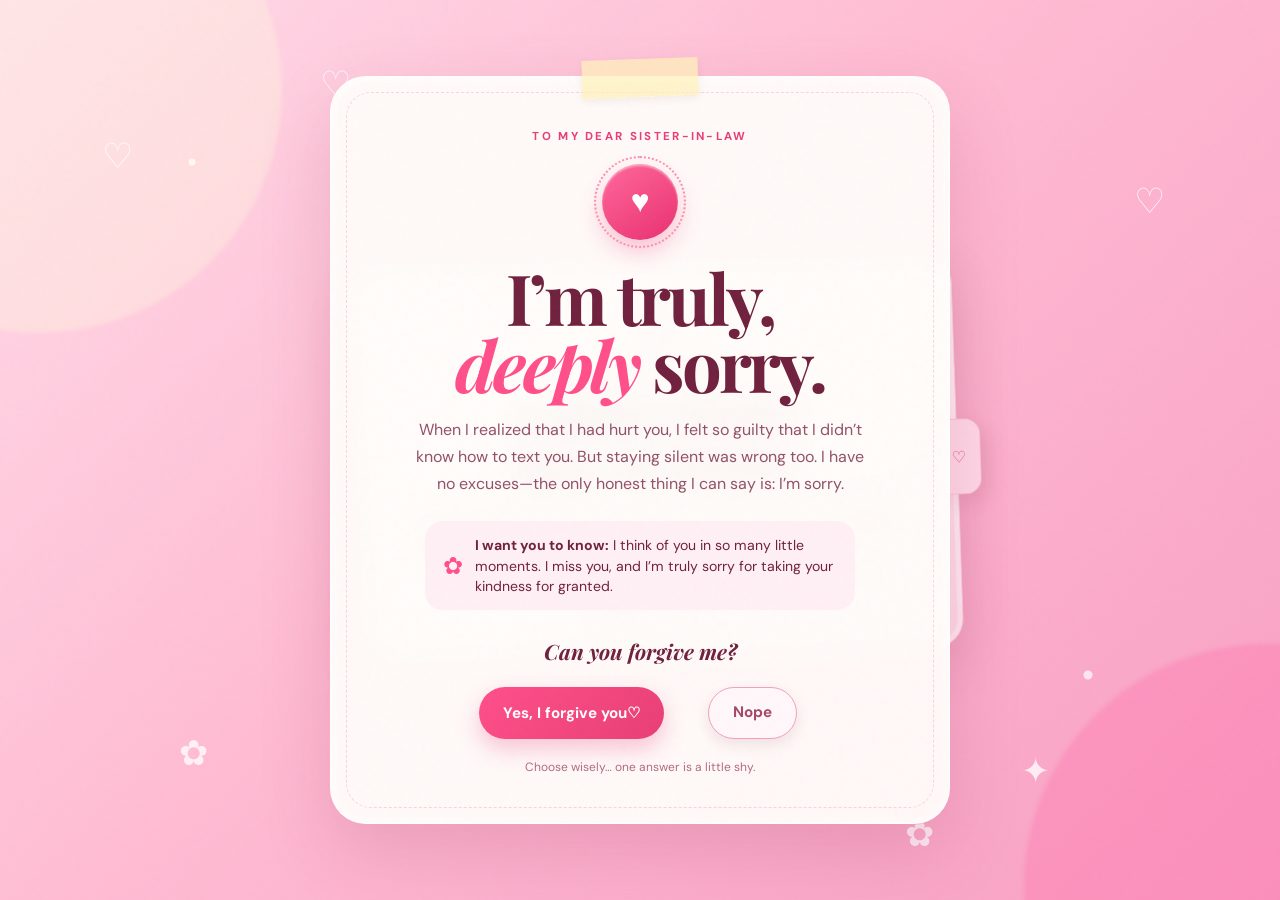
<file: index.html>
<!doctype html>
<html lang="en">
  <head>
    <meta charset="UTF-8" />
    <meta name="viewport" content="width=device-width, initial-scale=1.0" />
    <meta name="theme-color" content="#ffdeeb" />
    <meta name="description" content="A tiny, heartfelt apology." />
    <title>A tiny apology 💌</title>
    <link rel="preconnect" href="https://fonts.googleapis.com" />
    <link rel="preconnect" href="https://fonts.gstatic.com" crossorigin />
    <link
      href="https://fonts.googleapis.com/css2?family=DM+Sans:wght@500;600;700&family=Playfair+Display:ital,wght@0,700;1,700&display=swap"
      rel="stylesheet"
    />
    <link rel="stylesheet" href="styles.css" />
  </head>
  <body class="apology-page">
    <div class="noise" aria-hidden="true"></div>
    <div class="floaties" aria-hidden="true">
      <span>♡</span><span>✿</span><span>♡</span><span>✦</span><span>♡</span><span>✿</span>
    </div>

    <main class="stage">
      <aside class="secret-note" aria-label="Hidden note">
        <span class="secret-note-heart" aria-hidden="true">♡</span>
        <p class="eyebrow">P.S. ONE MORE THING</p>
        <h2>I didn’t know<br />how to begin.</h2>
        <p>
          This little website can’t undo anything. I only made it because I needed you to know:
          I’m sorry, I miss you, and whenever you’re ready, I would really like to talk.
        </p>
        <span class="secret-signoff">With love, always ♡</span>
      </aside>

      <section class="card apology-card draggable-card" id="apologyCard" aria-labelledby="apology-title">
        <button class="tape tape-handle" id="dragHandle" type="button" aria-label="Hold and drag to move the letter">
          <span>pull me</span>
        </button>
        <p class="eyebrow">TO MY DEAR SISTER-IN-LAW</p>

        <button class="heart-seal" id="heartSeal" aria-label="Tap for a little surprise">
          <span>♥</span>
        </button>

        <h1 id="apology-title">I’m truly,<br /><em>deeply</em> sorry.</h1>
        <p class="message">
          When I realized that I had hurt you, I felt so guilty that I didn’t know how to text you.
          But staying silent was wrong too. I have no excuses—the only honest thing I can say is: I’m sorry.
        </p>

        <div class="promise">
          <span class="promise-icon" aria-hidden="true">✿</span>
          <p><strong>I want you to know:</strong> I think of you in so many little moments. I miss you, and I’m truly sorry for taking your kindness for granted.</p>
        </div>

        <p class="question">Can you forgive me?</p>

        <div class="button-playground" id="buttonPlayground">
          <a class="btn btn-yes" href="yes.html" id="yesButton">
            Yes, I forgive you <span aria-hidden="true">♡</span>
          </a>
          <button class="btn btn-no" id="noButton" type="button">Nope</button>
        </div>
        <p class="hint" id="hint" aria-live="polite">Choose wisely… one answer is a little shy.</p>
      </section>
    </main>

    <div class="toast" id="toast" role="status" aria-live="polite"></div>
    <script src="paper.js"></script><script src="script.js"></script>
  </body>
</html>
</file>
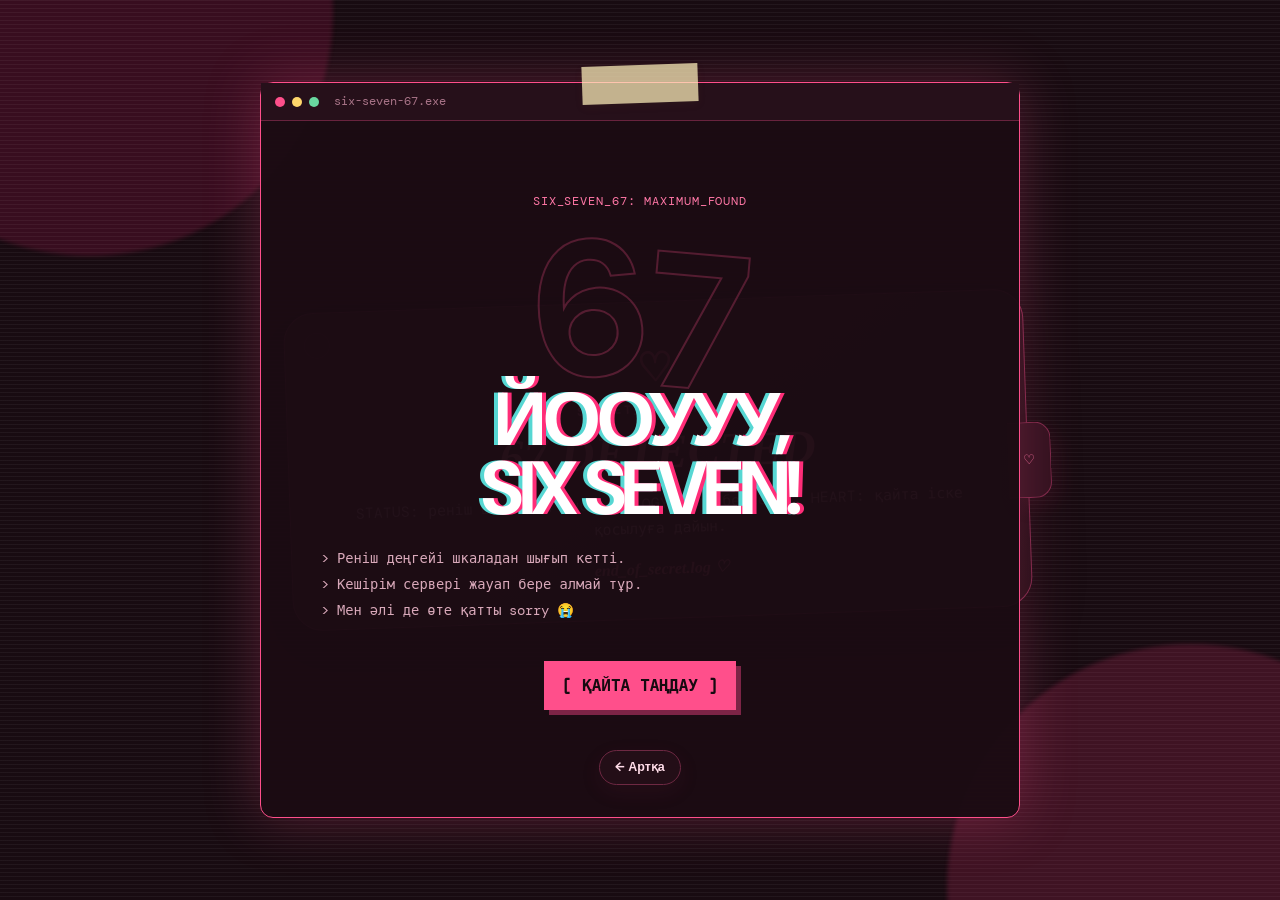
<file: error67.html>
<!doctype html>
<html lang="kk">
  <head>
    <meta charset="UTF-8" /><meta name="viewport" content="width=device-width, initial-scale=1.0" />
    <meta name="theme-color" content="#25111a" /><title>SIX SEVEN 67</title>
    <link rel="preconnect" href="https://fonts.googleapis.com" /><link rel="preconnect" href="https://fonts.gstatic.com" crossorigin />
    <link href="https://fonts.googleapis.com/css2?family=DM+Mono:wght@400;500&family=DM+Sans:wght@600;700&display=swap" rel="stylesheet" />
    <link rel="stylesheet" href="styles.css" />
  </head>
  <body class="error-page"><div class="error-noise" aria-hidden="true"></div>
    <main class="error-stage"><section class="error-window">
      <div class="error-bar"><span></span><span></span><span></span><b>six-seven-67.exe</b></div>
      <div class="error-content">
        <p class="error-code">SIX_SEVEN_67: MAXIMUM_FOUND</p>
        <div class="giant-67" aria-hidden="true"><span>6</span><span>7</span></div>
        <h1>ЙООУУУ,<br />SIX SEVEN!</h1>
        <p>&gt; Реніш деңгейі шкаладан шығып кетті.<br />&gt; Кешірім сервері жауап бере алмай тұр.<br />&gt; Мен әлі де өте қатты sorry 😭</p>
        <a class="error-button" href="rating.html">[ ҚАЙТА ТАҢДАУ ]</a>
      </div>
    </section></main><script src="paper.js"></script>
  </body>
</html>
</file>
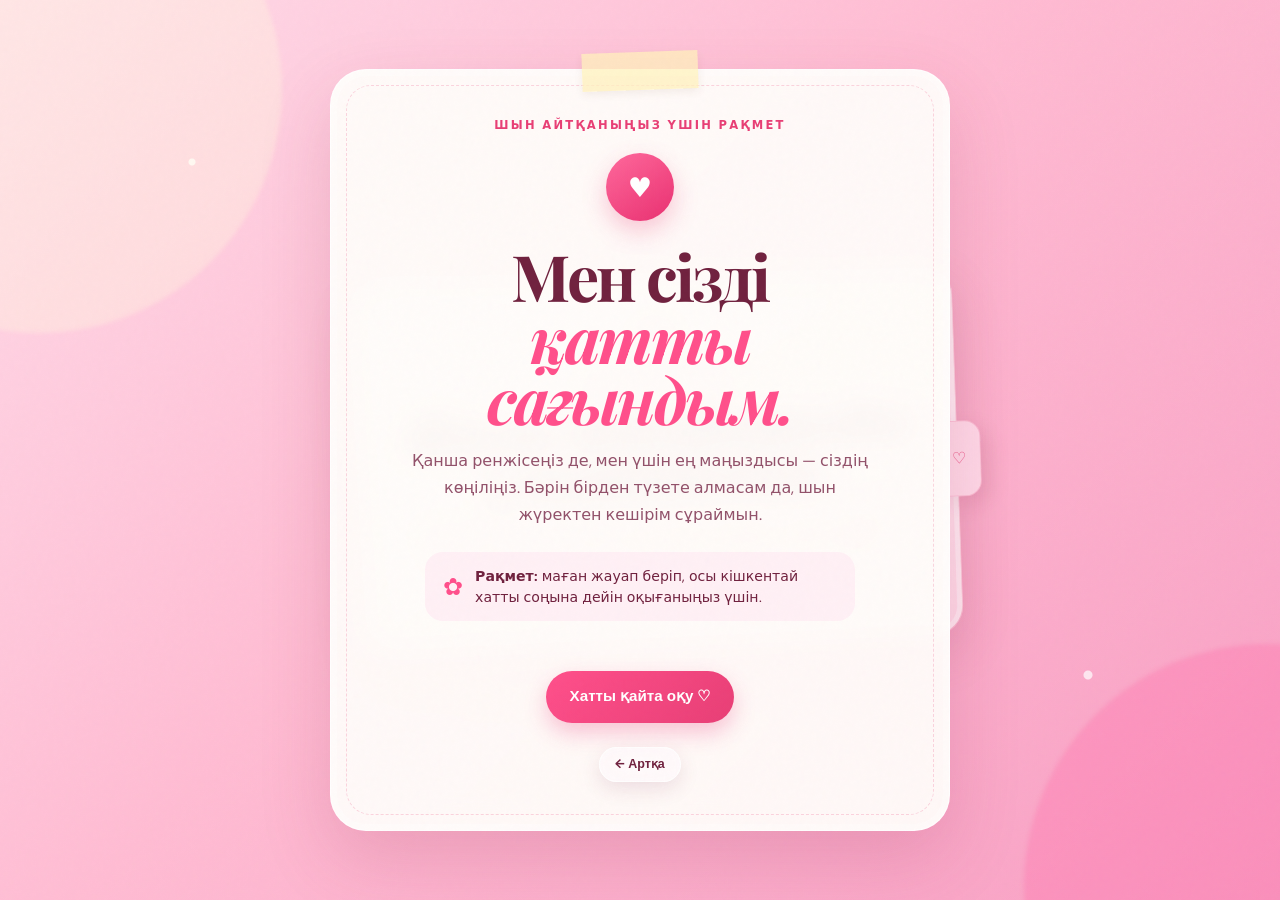
<file: gentle.html>
<!doctype html>
<html lang="kk">
  <head>
    <meta charset="UTF-8" /><meta name="viewport" content="width=device-width, initial-scale=1.0" />
    <meta name="theme-color" content="#ffdeeb" /><title>Рақмет 💗</title>
    <link rel="preconnect" href="https://fonts.googleapis.com" /><link rel="preconnect" href="https://fonts.gstatic.com" crossorigin />
    <link href="https://fonts.googleapis.com/css2?family=DM+Sans:wght@500;600;700&family=Playfair+Display:ital,wght@0,700;1,700&display=swap" rel="stylesheet" />
    <link rel="stylesheet" href="styles.css" />
  </head>
  <body><div class="noise" aria-hidden="true"></div>
    <main class="stage"><section class="card flow-card result-card">
      <p class="eyebrow">ШЫН АЙТҚАНЫҢЫЗ ҮШІН РАҚМЕТ</p><div class="mini-heart" aria-hidden="true">♥</div>
      <h1>Мен сізді<br /><em>қатты сағындым.</em></h1>
      <p class="message">Қанша ренжісеңіз де, мен үшін ең маңыздысы — сіздің көңіліңіз. Бәрін бірден түзете алмасам да, шын жүректен кешірім сұраймын.</p>
      <div class="promise"><span class="promise-icon">✿</span><p><strong>Рақмет:</strong> маған жауап беріп, осы кішкентай хатты соңына дейін оқығаныңыз үшін.</p></div>
      <a class="btn btn-yes result-action" href="index.html">Хатты қайта оқу ♡</a>
    </section></main>
    <script src="paper.js"></script>
  </body>
</html>
</file>
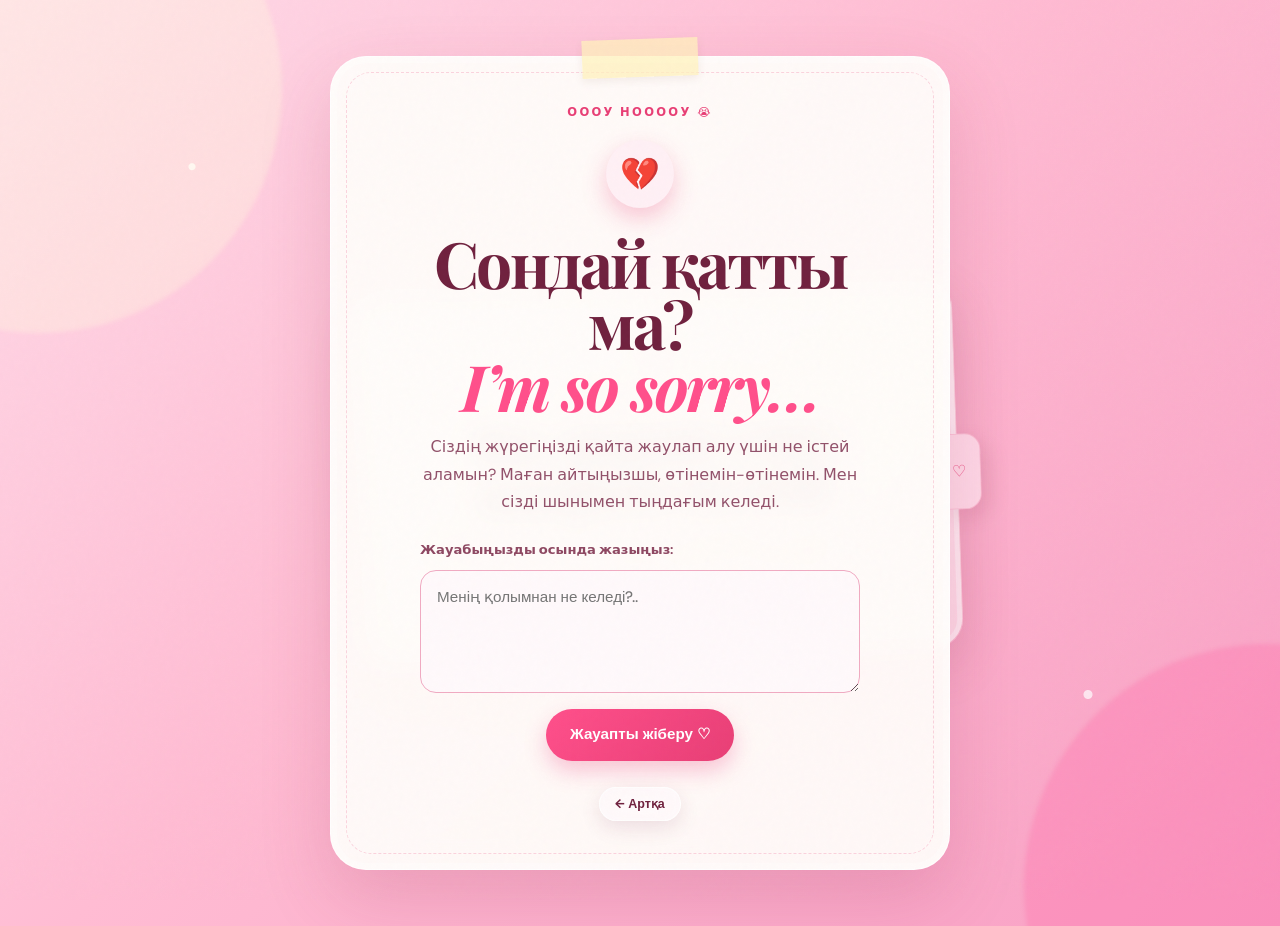
<file: improve.html>
<!doctype html>
<html lang="kk">
  <head>
    <meta charset="UTF-8" /><meta name="viewport" content="width=device-width, initial-scale=1.0" />
    <meta name="theme-color" content="#ffdeeb" /><title>Маған айтыңызшы 💌</title>
    <link rel="preconnect" href="https://fonts.googleapis.com" /><link rel="preconnect" href="https://fonts.gstatic.com" crossorigin />
    <link href="https://fonts.googleapis.com/css2?family=DM+Sans:wght@500;600;700&family=Playfair+Display:ital,wght@0,700;1,700&display=swap" rel="stylesheet" />
    <link rel="stylesheet" href="styles.css" />
  </head>
  <body><div class="noise" aria-hidden="true"></div>
    <main class="stage"><section class="card flow-card result-card">
      <p class="eyebrow">ОООУ НООООУ 😭</p><div class="mini-heart broken-heart" aria-hidden="true">💔</div>
      <h1>Сондай қатты ма?<br /><em>I’m so sorry…</em></h1>
      <p class="message">Сіздің жүрегіңізді қайта жаулап алу үшін не істей аламын? Маған айтыңызшы, өтінемін-өтінемін. Мен сізді шынымен тыңдағым келеді.</p>
      <form class="reply-form" id="replyForm" data-google-form-action="" data-google-entry="">
        <label for="reply">Жауабыңызды осында жазыңыз:</label>
        <textarea id="reply" rows="4" placeholder="Менің қолымнан не келеді?.." required></textarea>
        <button class="btn btn-yes" type="submit">Жауапты жіберу ♡</button>
      </form>
      <p class="saved-note" id="savedNote" role="status" aria-live="polite"></p>
    </section></main><script src="paper.js"></script><script src="improve.js"></script>
  </body>
</html>
</file>
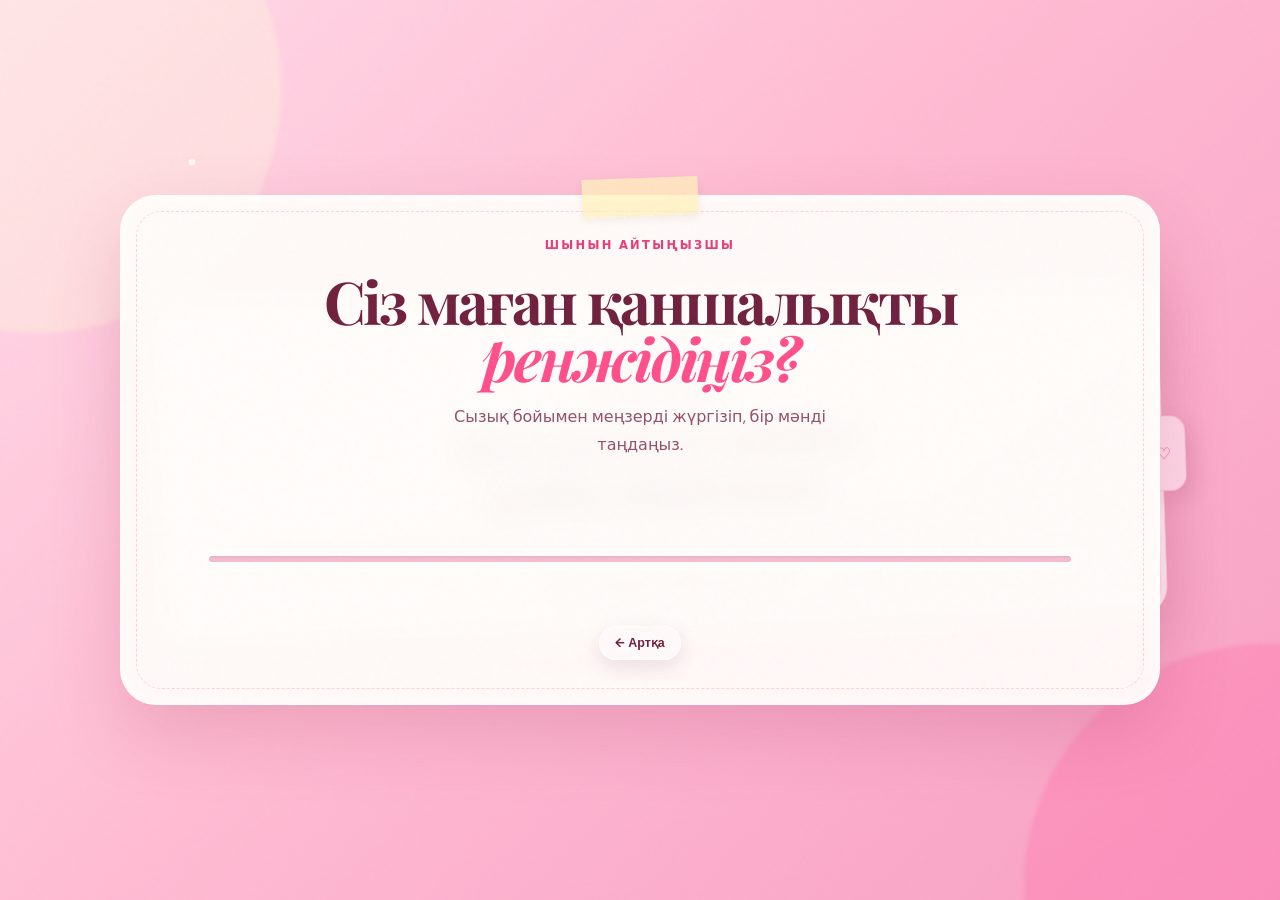
<file: rating.html>
<!doctype html>
<html lang="kk">
  <head>
    <meta charset="UTF-8" />
    <meta name="viewport" content="width=device-width, initial-scale=1.0" />
    <meta name="theme-color" content="#ffdeeb" />
    <title>Қаншалықты ренжідіңіз? 🌸</title>
    <link rel="preconnect" href="https://fonts.googleapis.com" />
    <link rel="preconnect" href="https://fonts.gstatic.com" crossorigin />
    <link href="https://fonts.googleapis.com/css2?family=DM+Sans:wght@500;600;700&family=Playfair+Display:ital,wght@0,700;1,700&display=swap" rel="stylesheet" />
    <link rel="stylesheet" href="styles.css" />
  </head>
  <body>
    <div class="noise" aria-hidden="true"></div>
    <main class="stage rating-stage">
      <section class="card rating-card" aria-labelledby="rating-title">
        <p class="eyebrow">ШЫНЫН АЙТЫҢЫЗШЫ</p>
        <h1 id="rating-title">Сіз маған қаншалықты<br /><em>ренжідіңіз?</em></h1>
        <p class="message">Сызық бойымен меңзерді жүргізіп, бір мәнді таңдаңыз.</p>
        <div
          class="rating-line"
          id="ratingLine"
          role="slider"
          tabindex="0"
          aria-label="Реніш деңгейін таңдаңыз"
          aria-valuemin="0"
          aria-valuemax="11"
          aria-valuenow="0"
          aria-valuetext="67"
        >
          <div class="rating-track" aria-hidden="true">
            <span class="rating-progress"></span>
            <span class="rating-thumb"></span>
          </div>
          <output class="rating-bubble" id="ratingBubble">67</output>
        </div>
      </section>
    </main>
    <script src="paper.js"></script><script src="rating.js"></script>
  </body>
</html>
</file>
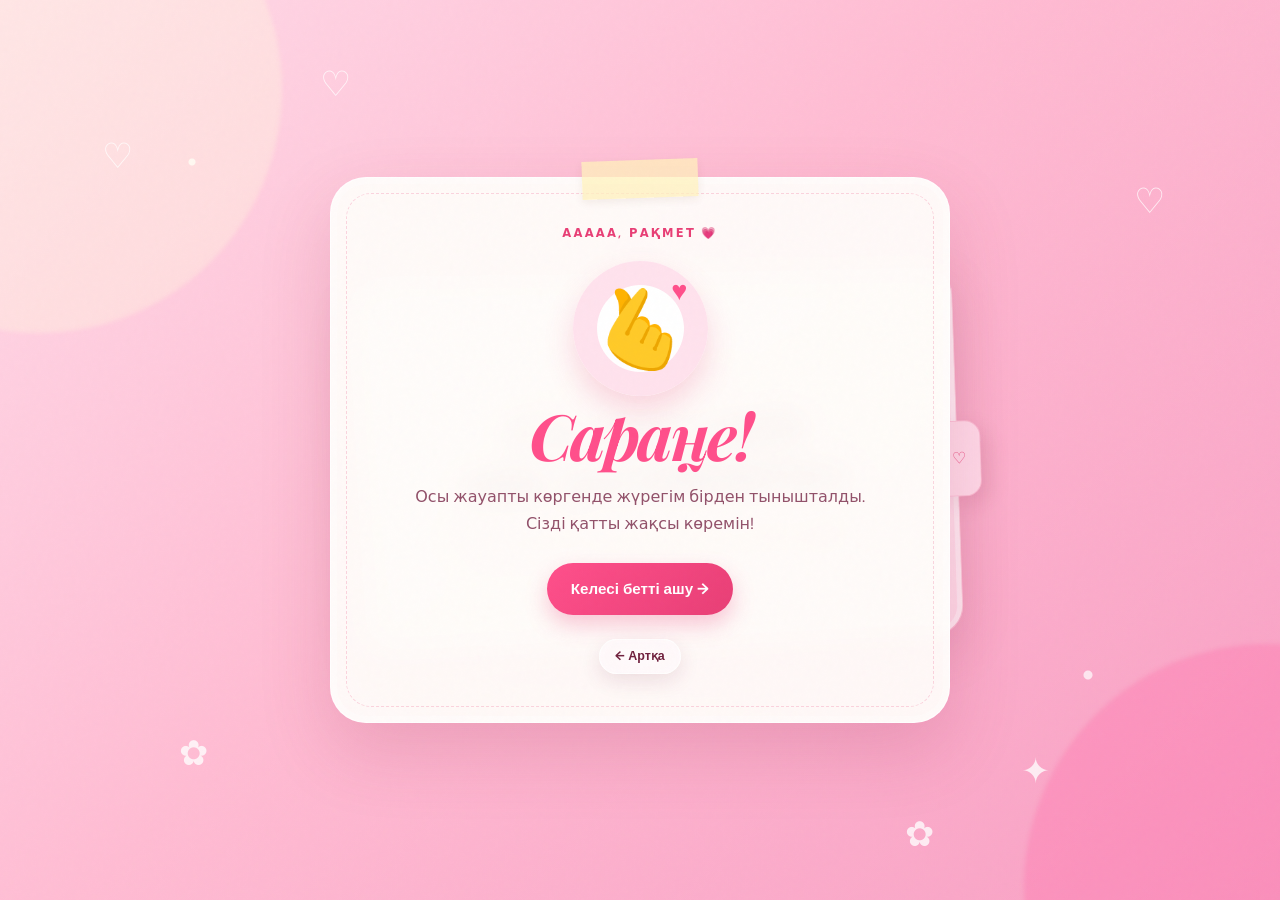
<file: sarange.html>
<!doctype html>
<html lang="kk">
  <head>
    <meta charset="UTF-8" /><meta name="viewport" content="width=device-width, initial-scale=1.0" />
    <meta name="theme-color" content="#ffdeeb" /><title>Сараңе 🫰</title>
    <link rel="preconnect" href="https://fonts.googleapis.com" /><link rel="preconnect" href="https://fonts.gstatic.com" crossorigin />
    <link href="https://fonts.googleapis.com/css2?family=DM+Sans:wght@500;600;700&family=Playfair+Display:ital,wght@0,700;1,700&display=swap" rel="stylesheet" />
    <link rel="stylesheet" href="styles.css" />
  </head>
  <body><div class="noise" aria-hidden="true"></div><div class="floaties" aria-hidden="true"><span>♡</span><span>✿</span><span>♡</span><span>✦</span><span>♡</span><span>✿</span></div>
    <main class="stage"><section class="card flow-card sarange-card">
      <p class="eyebrow">ААААА, РАҚМЕТ 💗</p>
      <div class="finger-heart" aria-hidden="true"><span>🫰</span><i>♥</i></div>
      <h1><em>Сараңе!</em></h1>
      <p class="message">Осы жауапты көргенде жүрегім бірден тынышталды. Сізді қатты жақсы көремін!</p>
      <a class="btn btn-yes result-action" href="gentle.html">Келесі бетті ашу →</a>
    </section></main>
    <script src="paper.js"></script>
  </body>
</html>
</file>
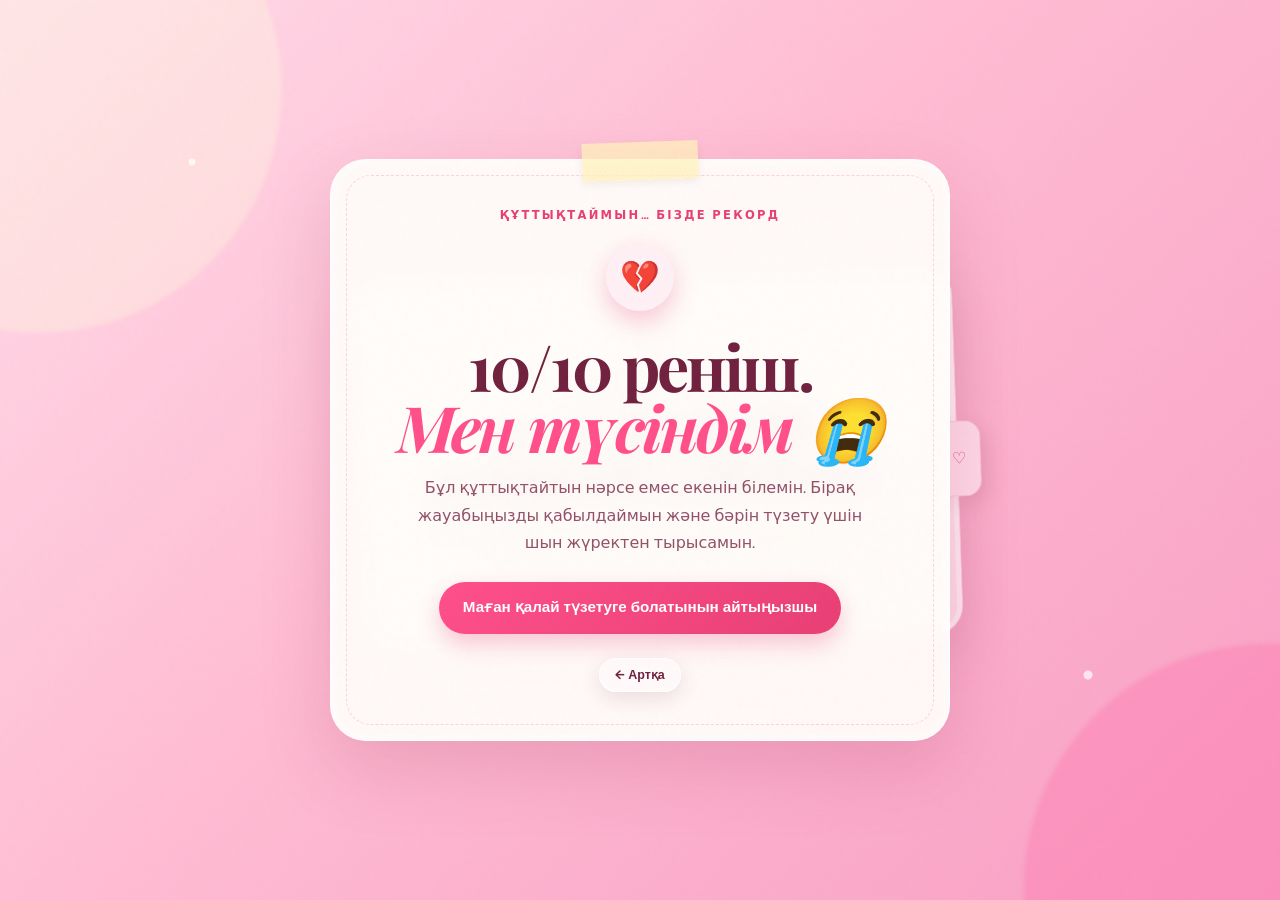
<file: ten.html>
<!doctype html>
<html lang="kk">
  <head>
    <meta charset="UTF-8" /><meta name="viewport" content="width=device-width, initial-scale=1.0" />
    <meta name="theme-color" content="#ffdeeb" /><title>Жаңа рекорд 😭</title>
    <link rel="preconnect" href="https://fonts.googleapis.com" /><link rel="preconnect" href="https://fonts.gstatic.com" crossorigin />
    <link href="https://fonts.googleapis.com/css2?family=DM+Sans:wght@500;600;700&family=Playfair+Display:ital,wght@0,700;1,700&display=swap" rel="stylesheet" />
    <link rel="stylesheet" href="styles.css" />
  </head>
  <body><div class="noise" aria-hidden="true"></div><div class="confetti" id="confetti" aria-hidden="true"></div>
    <main class="stage"><section class="card flow-card result-card">
      <p class="eyebrow">ҚҰТТЫҚТАЙМЫН… БІЗДЕ РЕКОРД</p><div class="mini-heart broken-heart" aria-hidden="true">💔</div>
      <h1 id="tenTitle">10/10 реніш.<br /><em>Мен түсіндім 😭</em></h1>
      <p class="message">Бұл құттықтайтын нәрсе емес екенін білемін. Бірақ жауабыңызды қабылдаймын және бәрін түзету үшін шын жүректен тырысамын.</p>
      <a class="btn btn-yes result-action" href="improve.html?score=10">Маған қалай түзетуге болатынын айтыңызшы</a>
    </section></main><script src="paper.js"></script><script src="ten.js"></script>
  </body>
</html>
</file>
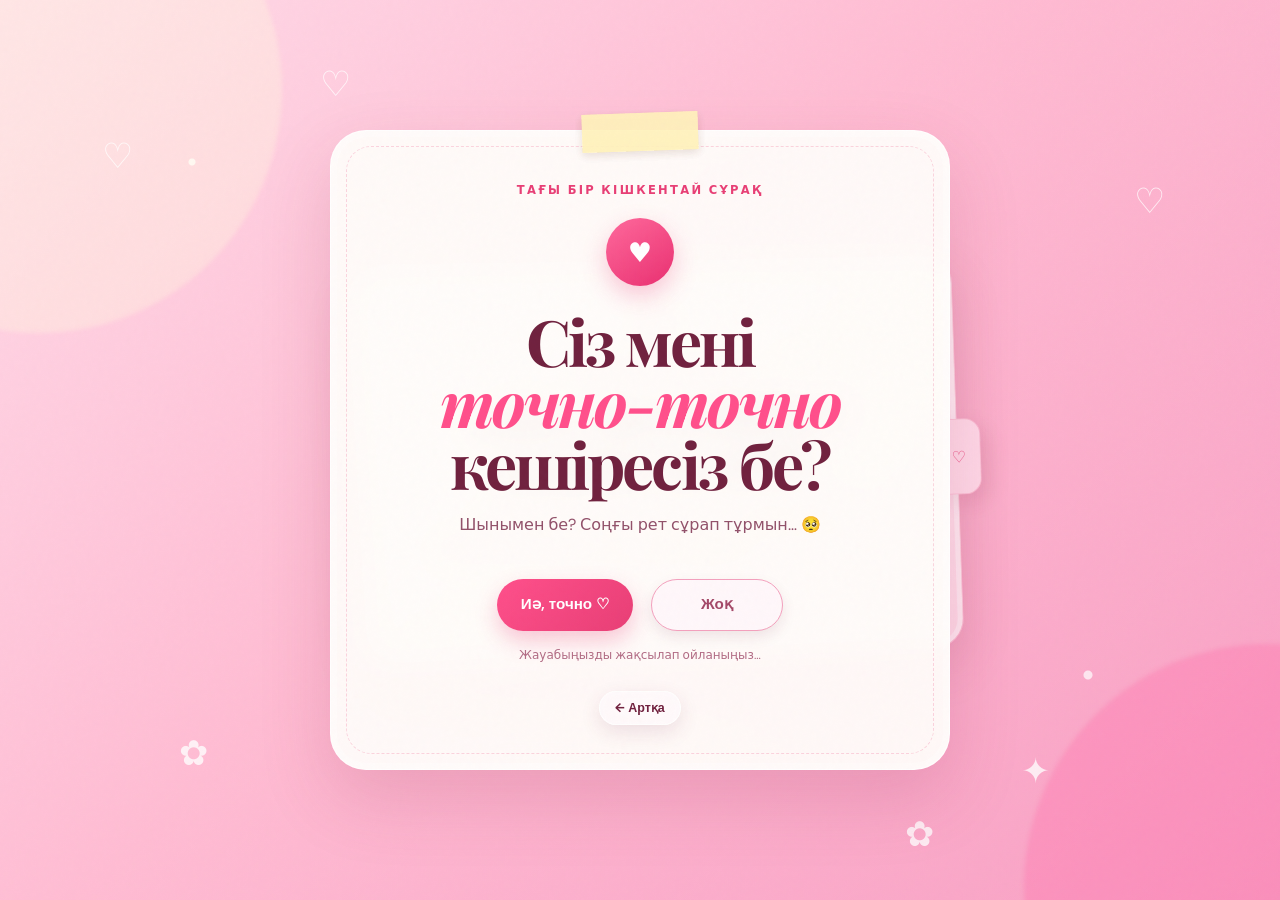
<file: yes.html>
<!doctype html>
<html lang="kk">
  <head>
    <meta charset="UTF-8" />
    <meta name="viewport" content="width=device-width, initial-scale=1.0" />
    <meta name="theme-color" content="#ffdeeb" />
    <title>Тағы бір сұрақ 💗</title>
    <link rel="preconnect" href="https://fonts.googleapis.com" />
    <link rel="preconnect" href="https://fonts.gstatic.com" crossorigin />
    <link href="https://fonts.googleapis.com/css2?family=DM+Sans:wght@500;600;700&family=Playfair+Display:ital,wght@0,700;1,700&display=swap" rel="stylesheet" />
    <link rel="stylesheet" href="styles.css" />
  </head>
  <body>
    <div class="noise" aria-hidden="true"></div>
    <div class="floaties" aria-hidden="true"><span>♡</span><span>✿</span><span>♡</span><span>✦</span><span>♡</span><span>✿</span></div>
    <main class="stage">
      <section class="card flow-card" aria-labelledby="confirm-title">
        <div class="tape" aria-hidden="true"></div>
        <p class="eyebrow">ТАҒЫ БІР КІШКЕНТАЙ СҰРАҚ</p>
        <div class="mini-heart" aria-hidden="true">♥</div>
        <h1 id="confirm-title">Сіз мені<br /><em>точно-точно</em><br />кешіресіз бе?</h1>
        <p class="message">Шынымен бе? Соңғы рет сұрап тұрмын… 🥺</p>
        <div class="swap-zone" id="swapZone">
          <a class="btn btn-yes swap-choice yes-choice" href="rating.html">Иә, точно ♡</a>
          <button class="btn btn-no swap-choice no-choice" id="swapNo" type="button">Жоқ</button>
        </div>
        <p class="hint" id="swapHint" aria-live="polite">Жауабыңызды жақсылап ойланыңыз…</p>
      </section>
    </main>
    <script src="paper.js"></script><script src="yes.js"></script>
  </body>
</html>
</file>
<file: styles.css>
:root {
  --ink: #70213e;
  --pink-deep: #e83e75;
  --pink-hot: #ff4f8b;
  --pink-mid: #ff8eb6;
  --pink-soft: #ffd6e5;
  --cream: #fff8f5;
  --paper: rgba(255, 253, 250, 0.94);
  --shadow: rgba(155, 42, 84, 0.18);
}

* { box-sizing: border-box; }

html { min-height: 100%; }

body {
  min-height: 100vh;
  margin: 0;
  color: var(--ink);
  font-family: "DM Sans", system-ui, sans-serif;
  overflow-x: hidden;
  background:
    radial-gradient(circle at 15% 18%, rgba(255,255,255,.85) 0 3px, transparent 4px),
    radial-gradient(circle at 85% 75%, rgba(255,255,255,.7) 0 4px, transparent 5px),
    linear-gradient(135deg, #ffdce9 0%, #ffbcd3 45%, #f89fc4 100%);
}

body::before,
body::after {
  content: "";
  position: fixed;
  width: 38vw;
  height: 38vw;
  border-radius: 50%;
  filter: blur(2px);
  opacity: .35;
  pointer-events: none;
}

body::before { left: -16vw; top: -12vw; background: #fff8df; }
body::after { right: -18vw; bottom: -18vw; background: #ff74ac; }

.noise {
  position: fixed;
  inset: 0;
  opacity: .09;
  pointer-events: none;
  z-index: 20;
  background-image: url("data:image/svg+xml,%3Csvg viewBox='0 0 180 180' xmlns='http://www.w3.org/2000/svg'%3E%3Cfilter id='n'%3E%3CfeTurbulence type='fractalNoise' baseFrequency='.9' numOctaves='3' stitchTiles='stitch'/%3E%3C/filter%3E%3Crect width='100%25' height='100%25' filter='url(%23n)' opacity='.25'/%3E%3C/svg%3E");
}

.stage {
  position: relative;
  z-index: 2;
  min-height: 100vh;
  display: grid;
  place-items: center;
  padding: 56px 20px;
}

.stage > .card,
.stage > .secret-note { grid-area: 1 / 1; }

.card {
  position: relative;
  width: min(620px, 100%);
  padding: 52px 58px 44px;
  text-align: center;
  border: 1px solid rgba(255,255,255,.85);
  border-radius: 36px;
  background: var(--paper);
  box-shadow: 0 28px 70px var(--shadow), inset 0 0 0 6px rgba(255,255,255,.35);
  backdrop-filter: blur(14px);
  animation: card-in .75s cubic-bezier(.2,.8,.2,1) both;
}

.card::before {
  content: "";
  position: absolute;
  inset: 15px;
  border: 1.5px dashed rgba(232, 62, 117, .2);
  border-radius: 25px;
  pointer-events: none;
}

.tape {
  position: absolute;
  z-index: 3;
  top: -18px;
  left: 50%;
  width: 116px;
  height: 38px;
  transform: translateX(-50%) rotate(-2deg);
  background: rgba(255, 241, 187, .72);
  box-shadow: 0 3px 8px rgba(103, 62, 34, .08);
}

.tape-handle {
  border: 0;
  font: 700 .55rem/1 "DM Sans", sans-serif;
  letter-spacing: .14em;
  color: rgba(112, 74, 42, .42);
  cursor: grab;
  touch-action: none;
  user-select: none;
  transition: background .2s ease, box-shadow .2s ease;
}
.tape-handle span { opacity: 0; transition: opacity .2s ease; }
.tape-handle:hover span,
.tape-handle:focus-visible span { opacity: 1; }
.tape-handle:hover { background: rgba(255, 238, 166, .88); box-shadow: 0 5px 12px rgba(103,62,34,.14); }
.tape-handle:active { cursor: grabbing; }

.draggable-card {
  z-index: 2;
  transform: translate(var(--card-x, 0), var(--card-y, 0)) rotate(var(--card-tilt, 0deg));
}
.draggable-card.is-dragging,
.draggable-card.has-moved {
  animation: none;
  transition: transform .08s linear;
}
.draggable-card.is-dragging { cursor: grabbing; }

.secret-note {
  position: relative;
  z-index: 1;
  width: min(600px, calc(100% - 24px));
  padding: 46px 45px 40px;
  text-align: center;
  border: 1px solid rgba(229,66,121,.2);
  border-radius: 30px;
  background: linear-gradient(145deg, #fff1f6, #ffd9e8);
  box-shadow: 0 18px 50px rgba(142,43,78,.16), inset 0 0 0 5px rgba(255,255,255,.38);
  transform: translate(18px, 10px) rotate(-2deg);
}
.secret-note::before {
  content: "";
  position: absolute;
  width: 24px;
  height: 24px;
  border: 1px solid rgba(232,62,117,.18);
  border-radius: 50%;
}
.secret-note::before { left: 19px; top: 19px; }
.secret-note::after {
  content: "♡";
  position: absolute;
  z-index: 0;
  right: -24px;
  top: 42%;
  display: grid;
  place-items: center;
  width: 42px;
  height: 74px;
  color: #e94a7f;
  border: 1px solid rgba(229,66,121,.2);
  border-left: 0;
  border-radius: 0 16px 16px 0;
  background: #ffd9e8;
  box-shadow: 10px 8px 20px rgba(142,43,78,.12);
}
.secret-note-heart { display: block; color: var(--pink-hot); font: 700 2.5rem/1 Georgia, serif; }
.secret-note .eyebrow { margin: 14px 0 10px; }
.secret-note h2 {
  margin: 0 0 15px;
  color: var(--ink);
  font: italic 700 clamp(2rem, 5vw, 3rem)/1.03 "Playfair Display", Georgia, serif;
}
.secret-note > p:not(.eyebrow) { margin: 0; color: #92516a; font-size: .92rem; line-height: 1.7; }
.secret-signoff { display: block; margin-top: 18px; color: var(--pink-deep); font: italic 700 1rem "Playfair Display", Georgia, serif; }

.back-button {
  position: relative;
  z-index: 4;
  display: flex;
  width: max-content;
  margin: 24px auto 0;
  padding: 10px 15px;
  color: var(--ink);
  border: 1px solid rgba(255,255,255,.72);
  border-radius: 999px;
  background: rgba(255,248,251,.72);
  box-shadow: 0 7px 20px rgba(112,33,62,.12);
  backdrop-filter: blur(12px);
  font: 700 .78rem/1 "DM Sans", sans-serif;
  cursor: pointer;
  transition: transform .18s ease, background .18s ease;
}
.back-button:hover { transform: translateX(-3px); background: #fff8fb; }

.eyebrow {
  margin: 0 0 20px;
  color: var(--pink-deep);
  font-size: .72rem;
  font-weight: 700;
  letter-spacing: .2em;
}

.heart-seal {
  position: relative;
  width: 76px;
  height: 76px;
  border: 0;
  border-radius: 50%;
  color: white;
  background: linear-gradient(145deg, #ff699c, #e92f70);
  box-shadow: 0 11px 25px rgba(232,62,117,.3), inset 0 2px 2px rgba(255,255,255,.45);
  cursor: pointer;
  transition: transform .25s ease;
}

.heart-seal:hover { transform: rotate(-7deg) scale(1.08); }
.heart-seal:active { transform: scale(.94); }
.heart-seal span { font-size: 2rem; }

.heart-seal::after {
  content: "";
  position: absolute;
  inset: -8px;
  border: 2px dotted var(--pink-mid);
  border-radius: inherit;
  animation: spin 14s linear infinite;
}

h1 {
  margin: 24px 0 17px;
  color: var(--ink);
  font-family: "Playfair Display", Georgia, serif;
  font-size: clamp(2.65rem, 8vw, 4.4rem);
  line-height: .96;
  letter-spacing: -.045em;
}

h1 em { color: var(--pink-hot); font-weight: 700; }

.message {
  max-width: 460px;
  margin: 0 auto;
  color: #92516a;
  font-size: 1rem;
  line-height: 1.7;
}

.promise {
  display: flex;
  align-items: center;
  gap: 12px;
  max-width: 430px;
  margin: 24px auto;
  padding: 14px 18px;
  text-align: left;
  border-radius: 18px;
  background: #fff0f5;
}

.promise p { margin: 0; font-size: .88rem; line-height: 1.45; }
.promise-icon { flex: 0 0 auto; font-size: 1.5rem; color: var(--pink-hot); }
.question { margin: 27px 0 14px; font-family: "Playfair Display", serif; font-size: 1.32rem; font-style: italic; font-weight: 700; }

.button-playground {
  position: relative;
  height: 76px;
  width: min(390px, 100%);
  margin: 0 auto;
}

.btn {
  display: inline-flex;
  align-items: center;
  justify-content: center;
  min-height: 52px;
  padding: 0 24px;
  border: 0;
  border-radius: 999px;
  font: 700 .95rem/1 "DM Sans", sans-serif;
  text-decoration: none;
  cursor: pointer;
  transition: transform .2s ease, box-shadow .2s ease, background .2s ease;
  -webkit-tap-highlight-color: transparent;
}

.btn-yes {
  color: white;
  background: linear-gradient(135deg, var(--pink-hot), var(--pink-deep));
  box-shadow: 0 10px 22px rgba(232,62,117,.28);
}

.btn-yes:hover { transform: translateY(-3px) scale(1.03); box-shadow: 0 14px 25px rgba(232,62,117,.36); }
.btn-yes:active { transform: translateY(0) scale(.98); }
.button-playground .btn-yes { position: absolute; left: 34px; top: 8px; }

.btn-no {
  position: absolute;
  top: 8px;
  right: 38px;
  min-width: 84px;
  color: #a44868;
  border: 1.5px solid #f3a0bd;
  background: #fff7fa;
  box-shadow: 0 6px 14px rgba(112,33,62,.1);
  will-change: left, top, transform;
  transition: left .2s cubic-bezier(.2,.8,.2,1), top .2s cubic-bezier(.2,.8,.2,1), transform .18s ease;
}

.btn-no.is-running { transform: rotate(var(--tilt, 0deg)); }
.btn-no.is-escaped {
  position: fixed;
  z-index: 40;
}
.hint { min-height: 20px; margin: 4px 0 0; color: #b26b84; font-size: .75rem; }

.floaties span {
  position: fixed;
  z-index: 1;
  color: rgba(255,255,255,.78);
  font-family: Georgia, serif;
  font-size: clamp(1.3rem, 3vw, 2.2rem);
  animation: drift 6s ease-in-out infinite alternate;
}

.floaties span:nth-child(1) { left: 8%; top: 15%; }
.floaties span:nth-child(2) { left: 14%; bottom: 14%; animation-delay: -2s; }
.floaties span:nth-child(3) { right: 9%; top: 20%; animation-delay: -4s; }
.floaties span:nth-child(4) { right: 18%; bottom: 12%; animation-delay: -1s; }
.floaties span:nth-child(5) { left: 25%; top: 7%; animation-delay: -3s; }
.floaties span:nth-child(6) { right: 27%; bottom: 5%; animation-delay: -5s; }

.toast {
  position: fixed;
  z-index: 30;
  left: 50%;
  bottom: 24px;
  padding: 12px 18px;
  color: white;
  border-radius: 999px;
  background: #70213ee8;
  box-shadow: 0 8px 22px rgba(112,33,62,.25);
  font-size: .84rem;
  opacity: 0;
  transform: translate(-50%, 16px);
  transition: .3s ease;
  pointer-events: none;
}

.toast.show { opacity: 1; transform: translate(-50%, 0); }
.pop-heart { position: fixed; z-index: 25; pointer-events: none; color: var(--pink-hot); animation: pop 1.15s ease-out forwards; }

/* Celebration page */
.celebration-card { padding-top: 45px; }
.happy-heart {
  position: relative;
  width: 100px;
  height: 90px;
  margin: 22px auto 8px;
  filter: drop-shadow(0 12px 15px rgba(232,62,117,.25));
  animation: heartbeat 1.3s ease-in-out infinite;
}

.happy-heart::before,
.happy-heart::after {
  content: "";
  position: absolute;
  top: 12px;
  width: 58px;
  height: 82px;
  border-radius: 52px 52px 0 0;
  background: linear-gradient(145deg, #ff78a7, #eb3c77);
}

.happy-heart::before { left: 49px; transform: rotate(-45deg); transform-origin: 0 100%; }
.happy-heart::after { left: -7px; transform: rotate(45deg); transform-origin: 100% 100%; }
.face { position: absolute; z-index: 2; top: 35px; left: 15px; width: 72px; color: white; font-size: .78rem; letter-spacing: -.05em; }

.celebration-card h1 { font-size: clamp(2.45rem, 7.5vw, 4rem); }
.coupon {
  position: relative;
  display: grid;
  gap: 5px;
  max-width: 430px;
  margin: 28px auto;
  padding: 20px 26px;
  border: 2px dashed #ef759f;
  border-radius: 18px;
  background: #fff0f6;
  transform: rotate(-1deg);
  cursor: pointer;
  transition: transform .2s ease;
}

.coupon:hover { transform: rotate(1deg) scale(1.025); }
.coupon::before, .coupon::after { content: ""; position: absolute; top: 50%; width: 16px; height: 28px; background: var(--paper); transform: translateY(-50%); }
.coupon::before { left: -8px; border-radius: 0 20px 20px 0; }
.coupon::after { right: -8px; border-radius: 20px 0 0 20px; }
.coupon-label { color: var(--pink-deep); font-size: .64rem; font-weight: 700; letter-spacing: .19em; }
.coupon strong { font-family: "Playfair Display", serif; font-size: 1.15rem; }
.coupon span:last-child { color: #a95e79; font-size: .78rem; }
.celebrate-again { margin: 2px auto 15px; }
.tiny-link { display: block; color: #aa607b; font-size: .77rem; text-underline-offset: 3px; }

.confetti-piece { position: fixed; z-index: 10; top: -20px; width: 9px; height: 14px; border-radius: 3px; animation: confetti-fall var(--speed) linear forwards; }

/* Multi-step apology flow */
.flow-card h1 { font-size: clamp(2.5rem, 7vw, 4rem); }
.mini-heart {
  display: grid;
  place-items: center;
  width: 68px;
  height: 68px;
  margin: 18px auto 10px;
  color: white;
  border-radius: 50%;
  background: linear-gradient(145deg, #ff699c, #e92f70);
  box-shadow: 0 10px 24px rgba(232,62,117,.28);
  font-size: 1.7rem;
}
.broken-heart { background: #fff0f5; font-size: 2rem; }
.swap-zone {
  display: flex;
  justify-content: center;
  align-items: center;
  gap: 18px;
  min-height: 76px;
  margin-top: 28px;
}
.swap-choice { position: static; min-width: 132px; transition: transform .2s ease; }
.swap-zone .no-choice { position: static; }
.swap-zone.is-swapped .yes-choice { order: 2; }
.swap-zone.is-swapped .no-choice { order: 1; }

.rating-stage { padding-block: 28px; }
.rating-card { width: min(1040px, calc(100vw - 40px)); min-width: 0; padding-top: 42px; }
.rating-stage .secret-note { width: min(1010px, calc(100vw - 64px)); }
.rating-card h1 { margin-top: 10px; font-size: clamp(2.35rem, 6vw, 3.7rem); }
.rating-cloud {
  display: flex;
  align-items: center;
  gap: 10px;
  width: 100%;
  min-width: 0;
  max-width: 100%;
  min-height: 94px;
  margin: 24px auto 8px;
  padding: 12px 8px 16px;
  overflow-x: auto;
  overscroll-behavior-inline: contain;
  scrollbar-color: #ef8eaf transparent;
  scrollbar-width: thin;
}
.rating-number {
  position: static;
  flex: 0 0 56px;
  width: 56px;
  height: 56px;
  display: grid;
  place-items: center;
  border: 1.5px solid #f39abb;
  border-radius: 18px;
  color: var(--ink);
  background: #fff8fb;
  box-shadow: 0 8px 18px rgba(112,33,62,.12);
  font: 700 1.05rem/1 "DM Sans", sans-serif;
  cursor: pointer;
  transform: none;
  transition: transform .18s ease, color .18s ease, background .18s ease;
}
.rating-number:hover { z-index: 2; color: white; background: var(--pink-hot); transform: rotate(0) scale(1.13); }
.rating-maximum { border-radius: 22px; color: white; background: linear-gradient(135deg, #ff6b9e, #e83e75); }
.rating-line {
  position: relative;
  width: calc(100% - 60px);
  height: 118px;
  margin: 26px 30px 2px;
  cursor: crosshair;
  touch-action: none;
  outline: none;
}
.rating-track {
  position: absolute;
  left: 0;
  right: 0;
  top: 72px;
  height: 6px;
  overflow: visible;
  border-radius: 999px;
  background: #f5bfd2;
  box-shadow: inset 0 1px 3px rgba(112,33,62,.12), 0 0 0 8px rgba(255,255,255,.45);
}
.rating-progress {
  position: absolute;
  inset: 0 auto 0 0;
  width: 0;
  border-radius: inherit;
  background: linear-gradient(90deg, #ff8eb6, #e83e75);
}
.rating-thumb {
  position: absolute;
  top: 50%;
  left: 0;
  width: 22px;
  height: 22px;
  border: 5px solid white;
  border-radius: 50%;
  background: var(--pink-hot);
  box-shadow: 0 5px 14px rgba(232,62,117,.35);
  opacity: 0;
  transform: translate(-50%, -50%) scale(.7);
  transition: left .07s linear, opacity .16s ease, transform .16s ease;
}
.rating-bubble {
  position: absolute;
  top: 4px;
  left: 0;
  display: grid;
  place-items: center;
  min-width: 58px;
  height: 50px;
  padding: 0 14px;
  color: white;
  border-radius: 16px;
  background: linear-gradient(135deg, #ff6599, #e83e75);
  box-shadow: 0 9px 20px rgba(232,62,117,.3);
  font: 700 1.15rem/1 "DM Sans", sans-serif;
  opacity: 0;
  transform: translateX(-50%) translateY(8px) scale(.82);
  transition: left .07s linear, opacity .16s ease, transform .16s ease;
  pointer-events: none;
}
.rating-bubble::after {
  content: "";
  position: absolute;
  left: 50%;
  bottom: -7px;
  width: 14px;
  height: 14px;
  background: #ed427a;
  transform: translateX(-50%) rotate(45deg);
}
.rating-line.is-active .rating-thumb { opacity: 1; transform: translate(-50%, -50%) scale(1); }
.rating-line.is-active .rating-bubble { opacity: 1; transform: translateX(-50%) translateY(0) scale(1); }
.rating-line:focus-visible .rating-track { box-shadow: inset 0 1px 3px rgba(112,33,62,.12), 0 0 0 8px rgba(255,79,139,.12); }
.result-card { padding-block: 48px; }
.result-action { margin-top: 26px; }
.reply-form { display: grid; gap: 12px; max-width: 440px; margin: 26px auto 0; text-align: left; }
.reply-form label { color: #8e4862; font-size: .82rem; font-weight: 700; }
.reply-form textarea {
  width: 100%;
  resize: vertical;
  padding: 15px 16px;
  color: var(--ink);
  border: 1.5px solid #f0aac2;
  border-radius: 16px;
  outline: none;
  background: #fff9fb;
  font: 500 .95rem/1.5 "DM Sans", sans-serif;
}
.reply-form textarea:focus { border-color: var(--pink-hot); box-shadow: 0 0 0 4px rgba(255,79,139,.12); }
.reply-form .btn { justify-self: center; margin-top: 4px; }
.saved-note { max-width: 410px; margin: 26px auto 0; color: var(--pink-deep); line-height: 1.6; }

.sarange-card { padding-block: 48px; }
.finger-heart {
  position: relative;
  width: 135px;
  height: 135px;
  margin: 10px auto -4px;
  border-radius: 50%;
  background: radial-gradient(circle, #fff 0 45%, #ffe2ed 46% 100%);
  box-shadow: 0 14px 30px rgba(232,62,117,.2);
}
.finger-heart span { display: grid; place-items: center; width: 100%; height: 100%; font-size: 4.7rem; animation: heartbeat 1.3s ease-in-out infinite; }
.finger-heart i { position: absolute; right: 20px; top: 15px; color: var(--pink-hot); font: normal 700 1.7rem Georgia, serif; animation: drift 1.2s ease-in-out infinite alternate; }
.sarange-card h1 { margin-top: 12px; }

.error-page { color: #ffe1eb; background: #180b11; font-family: "DM Mono", monospace; }
.error-page::before { left: -12vw; top: -18vw; background: #8d1745; opacity: .28; }
.error-page::after { right: -12vw; bottom: -18vw; background: #f23978; opacity: .18; }
.error-noise { position: fixed; inset: 0; pointer-events: none; opacity: .1; background: repeating-linear-gradient(0deg, transparent 0 3px, #fff 4px); }
.error-stage { position: relative; z-index: 2; min-height: 100vh; display: grid; place-items: center; padding: 24px; }
.error-stage > .error-window, .error-stage > .secret-note { grid-area: 1 / 1; }
.error-window { position: relative; width: min(760px, 100%); overflow: visible; border: 1px solid #ff4f8b; border-radius: 13px; background: rgba(28,12,19,.96); box-shadow: 0 0 55px rgba(255,79,139,.25); }
.error-bar { display: flex; align-items: center; gap: 7px; padding: 11px 14px; color: #a97488; border-bottom: 1px solid #68233e; background: #26101a; font-size: .72rem; }
.error-bar span { width: 10px; height: 10px; border-radius: 50%; background: #ff4f8b; }
.error-bar span:nth-child(2) { background: #ffd66b; }
.error-bar span:nth-child(3) { background: #69d7a0; }
.error-bar b { margin-left: 8px; font-weight: 400; }
.error-content { padding: clamp(28px, 6vw, 60px); text-align: center; }
.error-code { color: #ff77a6; font-size: .74rem; letter-spacing: .08em; }
.giant-67 { display: flex; justify-content: center; gap: 2px; margin: 6px 0 -28px; color: transparent; -webkit-text-stroke: 2px #ff4f8b; font: 700 clamp(7rem, 22vw, 12rem)/1 "DM Sans", sans-serif; opacity: .25; }
.giant-67 span:first-child { transform: translateY(-7px) rotate(-5deg); }
.giant-67 span:last-child { transform: translateY(7px) rotate(5deg); }
.error-content h1 { margin: 0 0 22px; color: #fff; font: 700 clamp(2.2rem, 7vw, 4.7rem)/.92 "DM Sans", sans-serif; letter-spacing: -.06em; text-shadow: 4px 0 #ff2d78, -4px 0 #56d7d3; animation: glitch 1.5s steps(2,end) infinite; }
.error-content > p:not(.error-code) { color: #d9a9ba; font-size: .86rem; line-height: 1.9; text-align: left; }
.error-button { display: inline-block; margin-top: 24px; padding: 14px 18px; color: #170a10; background: #ff4f8b; font-weight: 700; text-decoration: none; box-shadow: 5px 5px 0 #7d2446; }
.error-button:hover { transform: translate(2px,2px); box-shadow: 3px 3px 0 #7d2446; }
.error-page .back-button { margin: -20px auto 32px; color: #ffdce8; border-color: #6e2943; background: rgba(38,16,26,.8); }
.secret-error-note { width: min(740px, calc(100vw - 48px)); color: #f7c7d8; border-color: #7b2949; background: linear-gradient(145deg, #30111e, #1e0d14); box-shadow: 0 18px 50px rgba(0,0,0,.35); }
.secret-error-note::after { color: #ff77a6; border-color: #7b2949; background: #30111e; }
.secret-error-note h2, .secret-error-note .eyebrow, .secret-error-note .secret-signoff { color: #ff77a6; }
.secret-error-note > p:not(.eyebrow) { color: #d4a0b4; font-family: "DM Mono", monospace; }

@keyframes card-in { from { opacity: 0; transform: translateY(25px) rotate(-1deg) scale(.97); } to { opacity: 1; transform: none; } }
@keyframes spin { to { transform: rotate(360deg); } }
@keyframes drift { to { transform: translate(8px, -18px) rotate(12deg); } }
@keyframes heartbeat { 0%,100% { transform: scale(1); } 14% { transform: scale(1.08); } 28% { transform: scale(1); } }
@keyframes pop { 0% { opacity: 0; transform: translate(-50%,-50%) scale(.3) rotate(0); } 25% { opacity: 1; } 100% { opacity: 0; transform: translate(-50%, -150px) scale(1.5) rotate(18deg); } }
@keyframes confetti-fall { to { transform: translate3d(var(--drift), 110vh, 0) rotate(720deg); } }
@keyframes glitch { 0%,100% { transform: translate(0); } 20% { transform: translate(-3px,2px); } 40% { transform: translate(3px,-1px); } 60% { transform: translate(-1px,-2px); } 80% { transform: translate(2px,1px); } }

@media (max-width: 600px) {
  .stage { padding: 30px 14px; }
  .card { padding: 42px 22px 30px; border-radius: 28px; }
  .button-playground { height: 130px; }
  .button-playground .btn-yes { left: 50%; top: 5px; transform: translateX(-50%); width: 210px; }
  .button-playground .btn-yes:hover { transform: translateX(-50%) translateY(-2px); }
  .btn-no { top: 68px; right: calc(50% - 42px); }
  .message { font-size: .92rem; }
  .promise { padding: 12px 14px; }
  .swap-zone { flex-direction: column; gap: 12px; min-height: 128px; }
  .swap-choice { width: 190px; }
  .rating-card { padding-inline: 15px; }
  .rating-cloud { min-height: 94px; margin-inline: -2px; }
  .rating-line { width: calc(100% - 42px); margin-inline: 21px; }
  .result-card { padding-block: 40px 34px; }
  .secret-note { padding: 38px 25px 32px; }
  .secret-note > p:not(.eyebrow) { font-size: .84rem; }
}

@media (prefers-reduced-motion: reduce) {
  *, *::before, *::after { animation-duration: .01ms !important; animation-iteration-count: 1 !important; scroll-behavior: auto !important; }
}
</file>
